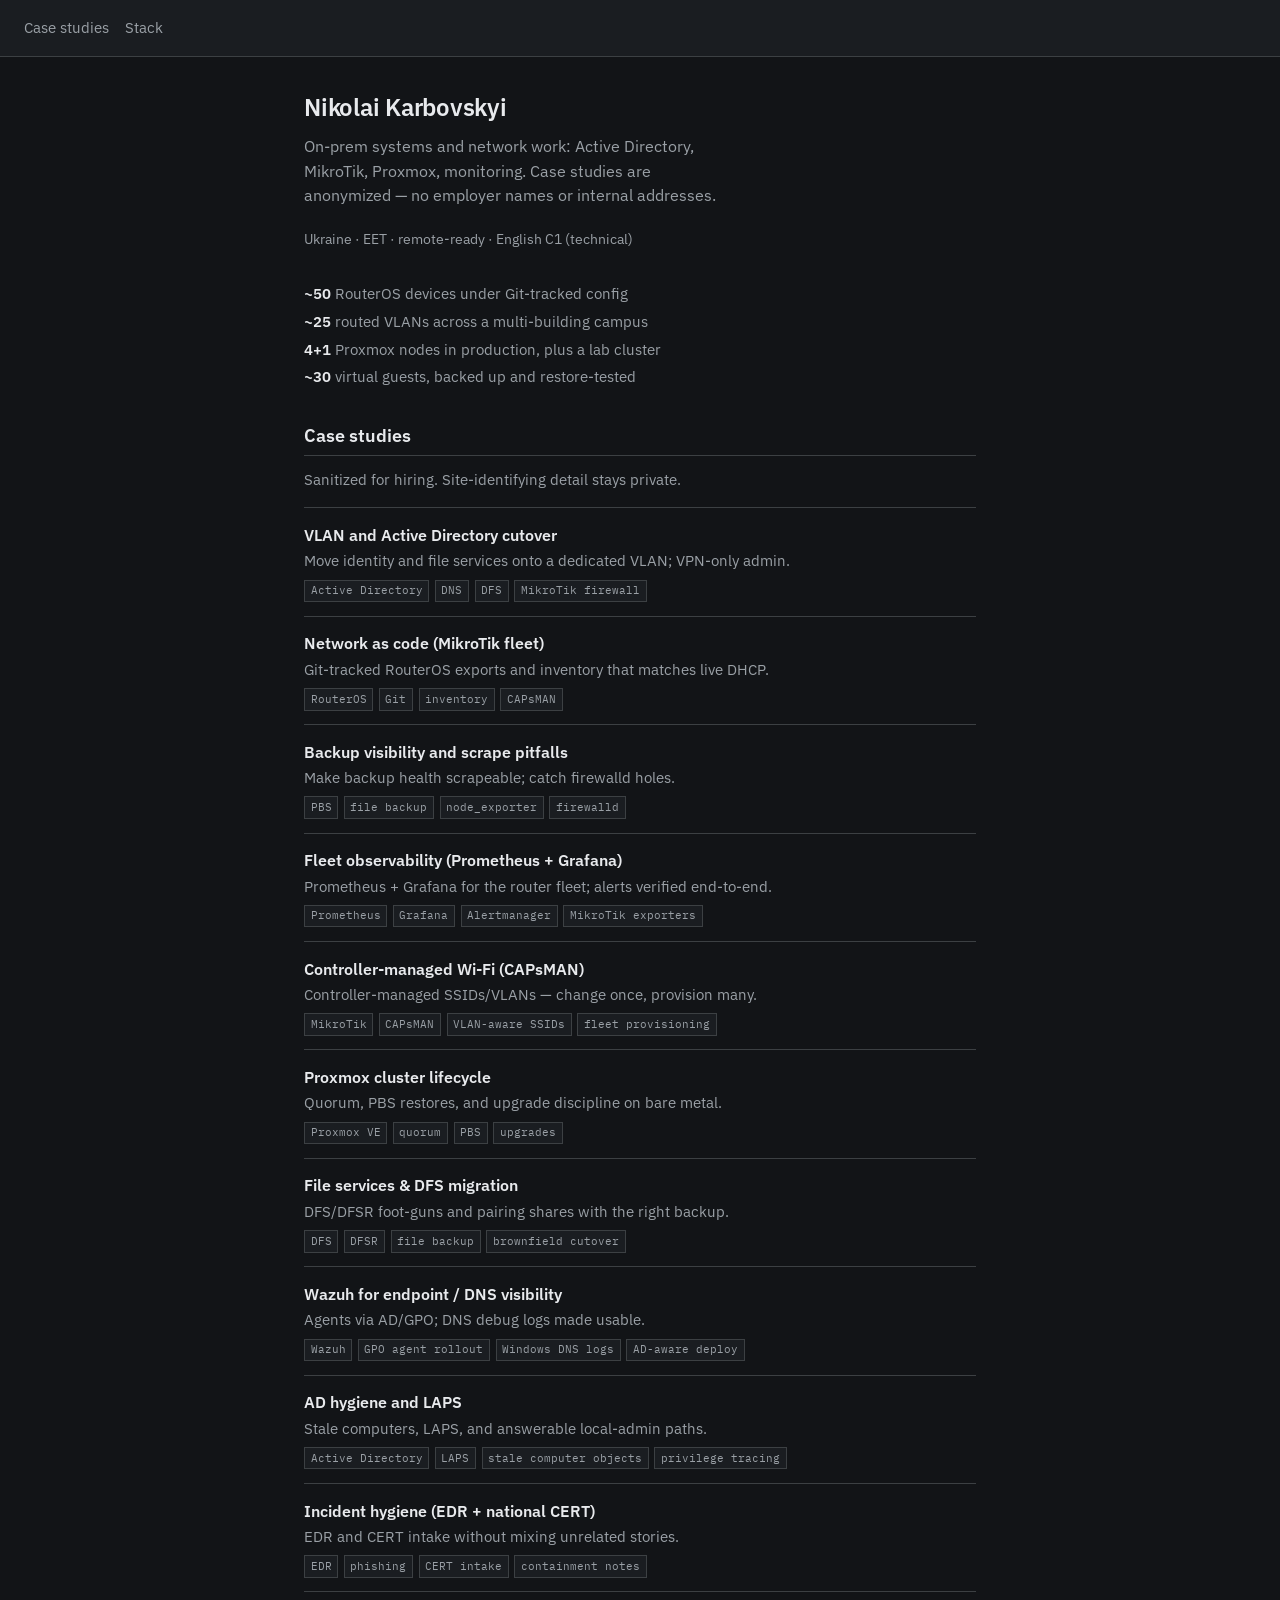
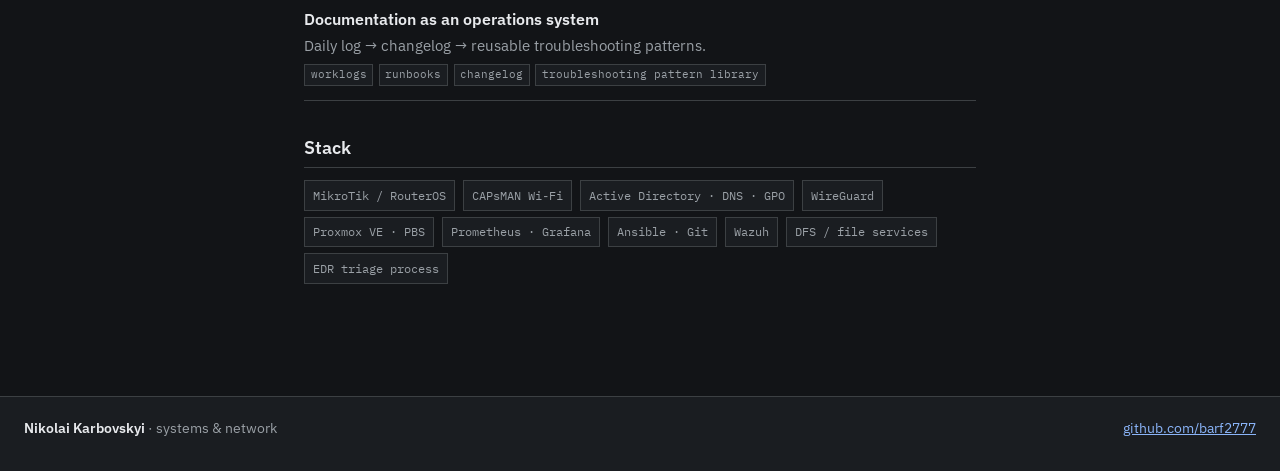
<file: index.html>
<!DOCTYPE html>
<html lang="en">
<head>
  <meta charset="utf-8" />
  <meta name="viewport" content="width=device-width, initial-scale=1" />
  <title>Nikolai Karbovskyi — Systems &amp; network engineering</title>
  <meta name="description" content="Anonymized case studies from on-prem campus infrastructure: Active Directory, MikroTik, Proxmox, observability." />
  <link rel="preconnect" href="https://fonts.googleapis.com" />
  <link rel="preconnect" href="https://fonts.gstatic.com" crossorigin />
  <link href="https://fonts.googleapis.com/css2?family=IBM+Plex+Mono:wght@400;500&family=IBM+Plex+Sans:wght@400;500;600&display=swap" rel="stylesheet" />
  <link rel="stylesheet" href="assets/styles.css" />
</head>
<body>
  <a class="skip" href="#main">Skip to content</a>
  <nav class="site-nav" aria-label="Primary">
    <ul class="nav-links">
      <li><a href="#work">Case studies</a></li>
      <li><a href="#stack">Stack</a></li>
    </ul>
  </nav>

  <main class="page" id="main">
    <header class="page-header">
      <h1>Nikolai Karbovskyi</h1>
      <p>On-prem systems and network work: Active Directory, MikroTik, Proxmox, monitoring. Case studies are anonymized — no employer names or internal addresses.</p>
      <p class="meta-line">Ukraine · EET · remote-ready · English C1 (technical)</p>
    </header>

    <section class="section" aria-label="Scale">
      <ul class="figures">
        <li><strong>~50</strong> RouterOS devices under Git-tracked config</li>
        <li><strong>~25</strong> routed VLANs across a multi-building campus</li>
        <li><strong>4+1</strong> Proxmox nodes in production, plus a lab cluster</li>
        <li><strong>~30</strong> virtual guests, backed up and restore-tested</li>
      </ul>
    </section>

    <section class="section" id="work">
      <h2>Case studies</h2>
      <p>Sanitized for hiring. Site-identifying detail stays private.</p>
      <ul class="work-list">
<li>
          <a href="work/vlan-ad-cutover.html">
            <div class="work-title">VLAN and Active Directory cutover</div>
            <p class="work-blurb">Move identity and file services onto a dedicated VLAN; VPN-only admin.</p>
            <div class="work-tags"><span class="tag">Active Directory</span><span class="tag">DNS</span><span class="tag">DFS</span><span class="tag">MikroTik firewall</span></div>
          </a>
        </li>
<li>
          <a href="work/network-as-code.html">
            <div class="work-title">Network as code (MikroTik fleet)</div>
            <p class="work-blurb">Git-tracked RouterOS exports and inventory that matches live DHCP.</p>
            <div class="work-tags"><span class="tag">RouterOS</span><span class="tag">Git</span><span class="tag">inventory</span><span class="tag">CAPsMAN</span></div>
          </a>
        </li>
<li>
          <a href="work/backup-visibility.html">
            <div class="work-title">Backup visibility and scrape pitfalls</div>
            <p class="work-blurb">Make backup health scrapeable; catch firewalld holes.</p>
            <div class="work-tags"><span class="tag">PBS</span><span class="tag">file backup</span><span class="tag">node_exporter</span><span class="tag">firewalld</span></div>
          </a>
        </li>
<li>
          <a href="work/fleet-observability.html">
            <div class="work-title">Fleet observability (Prometheus + Grafana)</div>
            <p class="work-blurb">Prometheus + Grafana for the router fleet; alerts verified end-to-end.</p>
            <div class="work-tags"><span class="tag">Prometheus</span><span class="tag">Grafana</span><span class="tag">Alertmanager</span><span class="tag">MikroTik exporters</span></div>
          </a>
        </li>
<li>
          <a href="work/capsman-wifi-fleet.html">
            <div class="work-title">Controller-managed Wi‑Fi (CAPsMAN)</div>
            <p class="work-blurb">Controller-managed SSIDs/VLANs — change once, provision many.</p>
            <div class="work-tags"><span class="tag">MikroTik</span><span class="tag">CAPsMAN</span><span class="tag">VLAN-aware SSIDs</span><span class="tag">fleet provisioning</span></div>
          </a>
        </li>
<li>
          <a href="work/proxmox-cluster-lifecycle.html">
            <div class="work-title">Proxmox cluster lifecycle</div>
            <p class="work-blurb">Quorum, PBS restores, and upgrade discipline on bare metal.</p>
            <div class="work-tags"><span class="tag">Proxmox VE</span><span class="tag">quorum</span><span class="tag">PBS</span><span class="tag">upgrades</span></div>
          </a>
        </li>
<li>
          <a href="work/file-services-migration.html">
            <div class="work-title">File services &amp; DFS migration</div>
            <p class="work-blurb">DFS/DFSR foot-guns and pairing shares with the right backup.</p>
            <div class="work-tags"><span class="tag">DFS</span><span class="tag">DFSR</span><span class="tag">file backup</span><span class="tag">brownfield cutover</span></div>
          </a>
        </li>
<li>
          <a href="work/wazuh-endpoint-visibility.html">
            <div class="work-title">Wazuh for endpoint / DNS visibility</div>
            <p class="work-blurb">Agents via AD/GPO; DNS debug logs made usable.</p>
            <div class="work-tags"><span class="tag">Wazuh</span><span class="tag">GPO agent rollout</span><span class="tag">Windows DNS logs</span><span class="tag">AD-aware deploy</span></div>
          </a>
        </li>
<li>
          <a href="work/ad-hygiene-laps.html">
            <div class="work-title">AD hygiene and LAPS</div>
            <p class="work-blurb">Stale computers, LAPS, and answerable local-admin paths.</p>
            <div class="work-tags"><span class="tag">Active Directory</span><span class="tag">LAPS</span><span class="tag">stale computer objects</span><span class="tag">privilege tracing</span></div>
          </a>
        </li>
<li>
          <a href="work/incident-hygiene.html">
            <div class="work-title">Incident hygiene (EDR + national CERT)</div>
            <p class="work-blurb">EDR and CERT intake without mixing unrelated stories.</p>
            <div class="work-tags"><span class="tag">EDR</span><span class="tag">phishing</span><span class="tag">CERT intake</span><span class="tag">containment notes</span></div>
          </a>
        </li>
<li>
          <a href="work/docs-as-ops.html">
            <div class="work-title">Documentation as an operations system</div>
            <p class="work-blurb">Daily log → changelog → reusable troubleshooting patterns.</p>
            <div class="work-tags"><span class="tag">worklogs</span><span class="tag">runbooks</span><span class="tag">changelog</span><span class="tag">troubleshooting pattern library</span></div>
          </a>
        </li>
      </ul>
    </section>

    <section class="section" id="stack">
      <h2>Stack</h2>
      <ul class="stack">
        <li>MikroTik / RouterOS</li>
        <li>CAPsMAN Wi‑Fi</li>
        <li>Active Directory · DNS · GPO</li>
        <li>WireGuard</li>
        <li>Proxmox VE · PBS</li>
        <li>Prometheus · Grafana</li>
        <li>Ansible · Git</li>
        <li>Wazuh</li>
        <li>DFS / file services</li>
        <li>EDR triage process</li>
      </ul>
    </section>
  </main>

  <footer class="site-footer">
    <div><strong>Nikolai Karbovskyi</strong> · systems &amp; network</div>
    <div><a href="https://github.com/barf2777">github.com/barf2777</a></div>
  </footer>
</body>
</html>
</file>
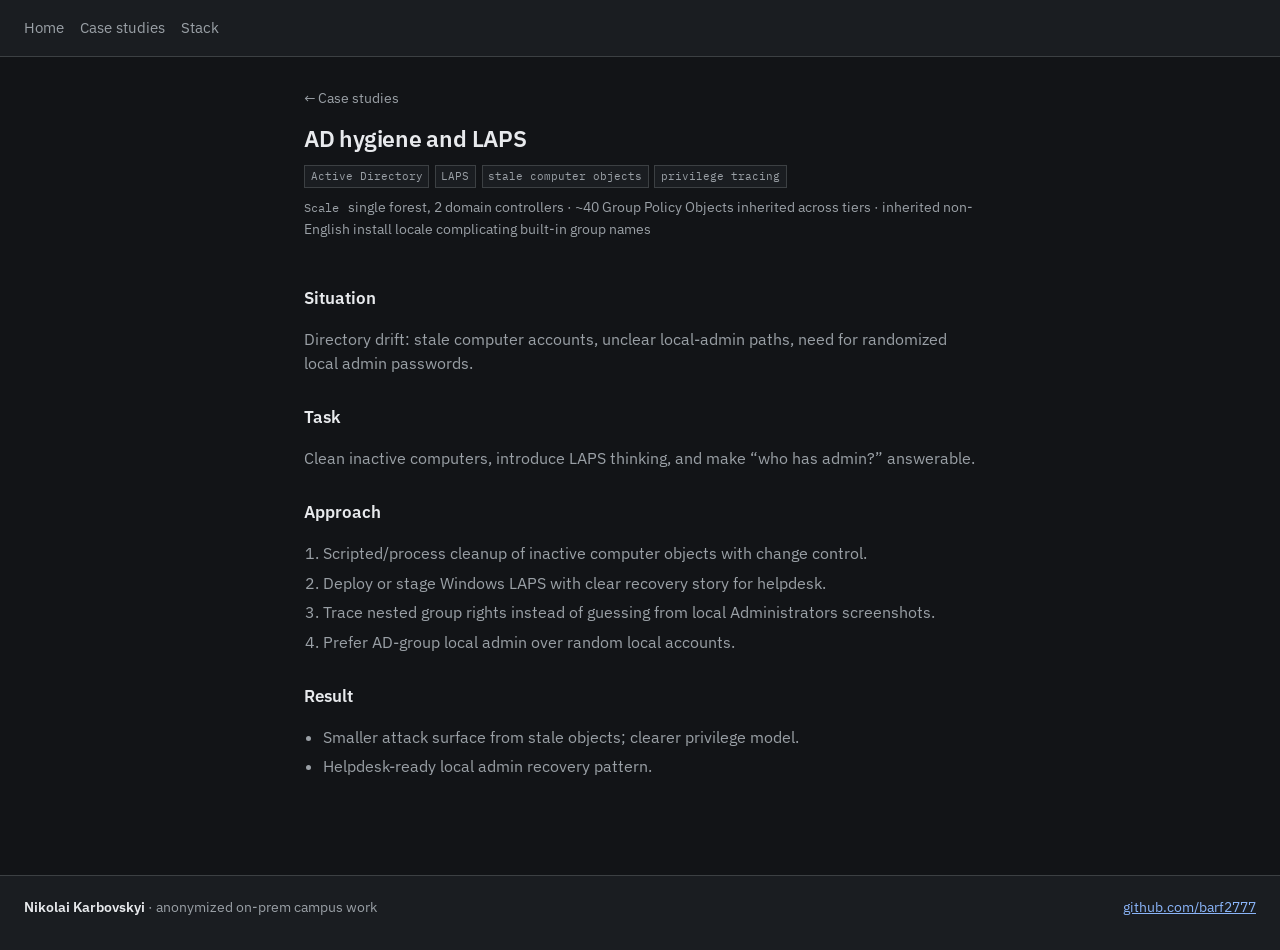
<file: work/ad-hygiene-laps.html>
<!DOCTYPE html>
<html lang="en">
<head>
  <meta charset="utf-8" />
  <meta name="viewport" content="width=device-width, initial-scale=1" />
  <title>AD hygiene and LAPS — Nikolai Karbovskyi</title>
  <meta name="description" content="Stale computers, LAPS, and answerable local-admin paths." />
  <link rel="preconnect" href="https://fonts.googleapis.com" />
  <link rel="preconnect" href="https://fonts.gstatic.com" crossorigin />
  <link href="https://fonts.googleapis.com/css2?family=IBM+Plex+Mono:wght@400;500&family=IBM+Plex+Sans:wght@400;500;600&display=swap" rel="stylesheet" />
  <link rel="stylesheet" href="../assets/styles.css" />
</head>
<body>
  <a class="skip" href="#main">Skip to content</a>
  <nav class="site-nav" aria-label="Primary">
    <ul class="nav-links">
      <li><a href="../index.html">Home</a></li>
      <li><a href="../index.html#work">Case studies</a></li>
      <li><a href="../index.html#stack">Stack</a></li>
    </ul>
  </nav>
  <header class="case-hero" id="main">
    <a class="back" href="../index.html#work">← Case studies</a>
    <h1>AD hygiene and LAPS</h1>
    <div class="case-meta"><span class="tag">Active Directory</span><span class="tag">LAPS</span><span class="tag">stale computer objects</span><span class="tag">privilege tracing</span></div>
    <p class="case-scale"><span>Scale</span> single forest, 2 domain controllers · ~40 Group Policy Objects inherited across tiers · inherited non-English install locale complicating built-in group names</p>
  </header>
  <article class="case-body">
<h2>Situation</h2>
<p>Directory drift: stale computer accounts, unclear local-admin paths, need for randomized local admin passwords.</p>
<h2>Task</h2>
<p>Clean inactive computers, introduce LAPS thinking, and make “who has admin?” answerable.</p>
<h2>Approach</h2>
<ol>
<li>Scripted/process cleanup of inactive computer objects with change control.</li>
<li>Deploy or stage Windows LAPS with clear recovery story for helpdesk.</li>
<li>Trace nested group rights instead of guessing from local Administrators screenshots.</li>
<li>Prefer AD-group local admin over random local accounts.</li>
</ol>
<h2>Result</h2>
<ul>
<li>Smaller attack surface from stale objects; clearer privilege model.</li>
<li>Helpdesk-ready local admin recovery pattern.</li>
</ul>
  </article>
  <footer class="site-footer">
    <div><strong>Nikolai Karbovskyi</strong> · anonymized on-prem campus work</div>
    <div><a href="https://github.com/barf2777">github.com/barf2777</a></div>
  </footer>
</body>
</html>
</file>
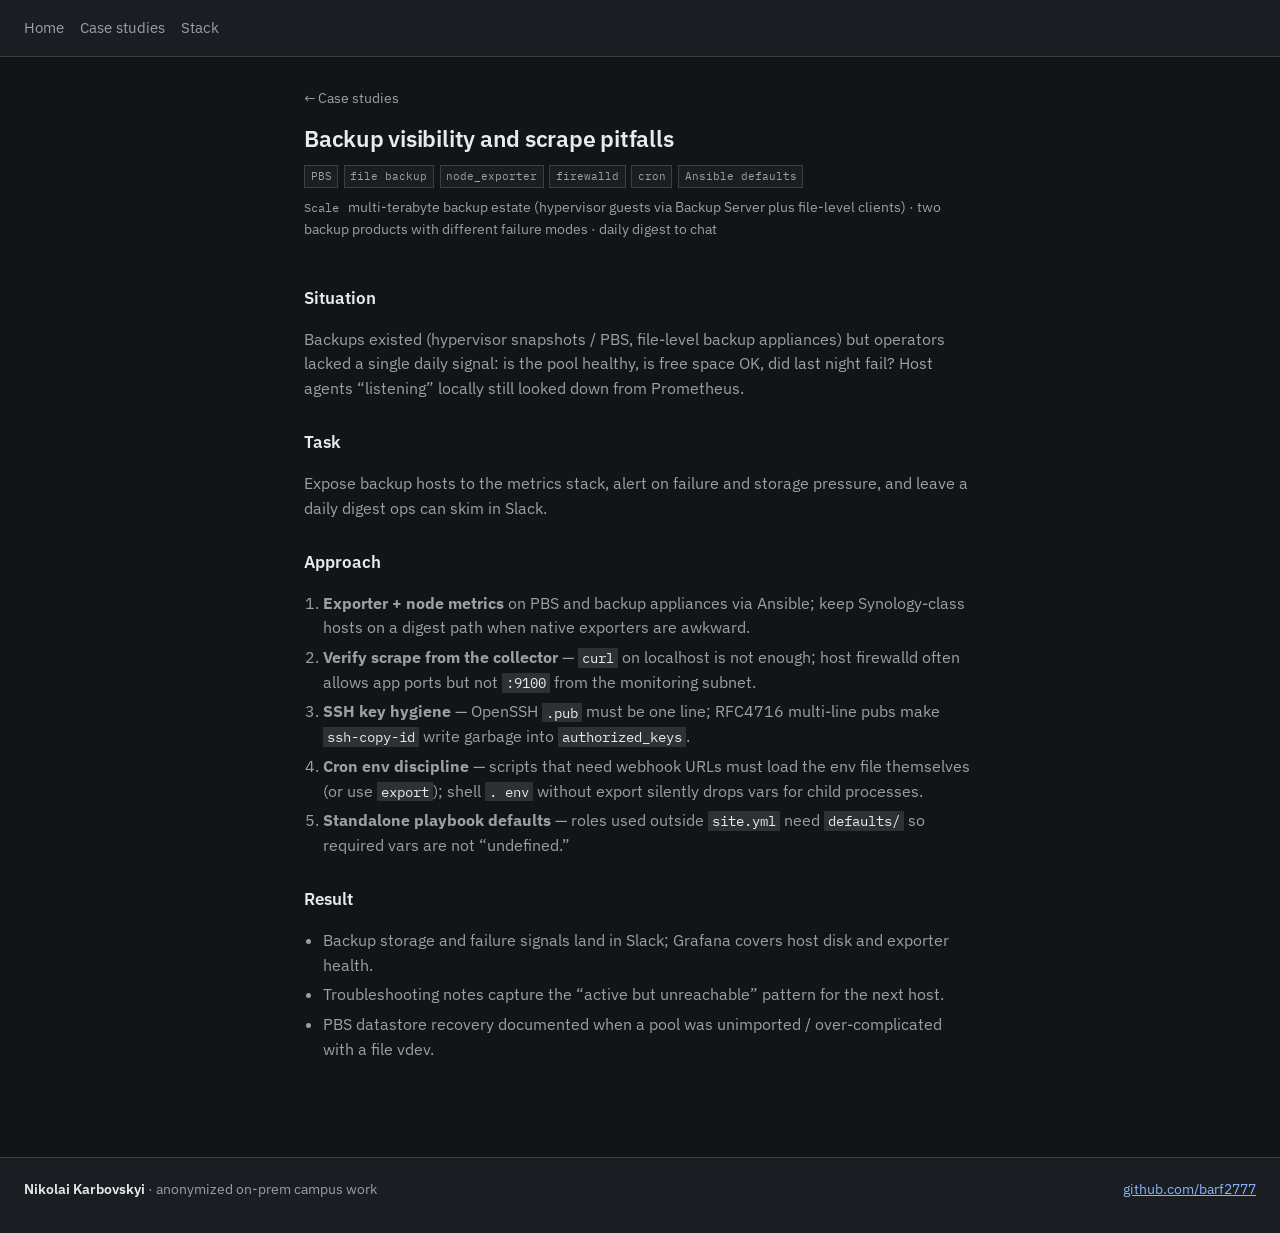
<file: work/backup-visibility.html>
<!DOCTYPE html>
<html lang="en">
<head>
  <meta charset="utf-8" />
  <meta name="viewport" content="width=device-width, initial-scale=1" />
  <title>Backup visibility and scrape pitfalls — Nikolai Karbovskyi</title>
  <meta name="description" content="Make backup health scrapeable; catch firewalld holes." />
  <link rel="preconnect" href="https://fonts.googleapis.com" />
  <link rel="preconnect" href="https://fonts.gstatic.com" crossorigin />
  <link href="https://fonts.googleapis.com/css2?family=IBM+Plex+Mono:wght@400;500&family=IBM+Plex+Sans:wght@400;500;600&display=swap" rel="stylesheet" />
  <link rel="stylesheet" href="../assets/styles.css" />
</head>
<body>
  <a class="skip" href="#main">Skip to content</a>
  <nav class="site-nav" aria-label="Primary">
    <ul class="nav-links">
      <li><a href="../index.html">Home</a></li>
      <li><a href="../index.html#work">Case studies</a></li>
      <li><a href="../index.html#stack">Stack</a></li>
    </ul>
  </nav>
  <header class="case-hero" id="main">
    <a class="back" href="../index.html#work">← Case studies</a>
    <h1>Backup visibility and scrape pitfalls</h1>
    <div class="case-meta"><span class="tag">PBS</span><span class="tag">file backup</span><span class="tag">node_exporter</span><span class="tag">firewalld</span><span class="tag">cron</span><span class="tag">Ansible defaults</span></div>
    <p class="case-scale"><span>Scale</span> multi-terabyte backup estate (hypervisor guests via Backup Server plus file-level clients) · two backup products with different failure modes · daily digest to chat</p>
  </header>
  <article class="case-body">
<h2>Situation</h2>
<p>Backups existed (hypervisor snapshots / PBS, file-level backup appliances) but operators lacked a single daily signal: is the pool healthy, is free space OK, did last night fail? Host agents “listening” locally still looked down from Prometheus.</p>
<h2>Task</h2>
<p>Expose backup hosts to the metrics stack, alert on failure and storage pressure, and leave a daily digest ops can skim in Slack.</p>
<h2>Approach</h2>
<ol>
<li><strong>Exporter + node metrics</strong> on PBS and backup appliances via Ansible; keep Synology-class hosts on a digest path when native exporters are awkward.</li>
<li><strong>Verify scrape from the collector</strong> — <code>curl</code> on localhost is not enough; host firewalld often allows app ports but not <code>:9100</code> from the monitoring subnet.</li>
<li><strong>SSH key hygiene</strong> — OpenSSH <code>.pub</code> must be one line; RFC4716 multi-line pubs make <code>ssh-copy-id</code> write garbage into <code>authorized_keys</code>.</li>
<li><strong>Cron env discipline</strong> — scripts that need webhook URLs must load the env file themselves (or use <code>export</code>); shell <code>. env</code> without export silently drops vars for child processes.</li>
<li><strong>Standalone playbook defaults</strong> — roles used outside <code>site.yml</code> need <code>defaults/</code> so required vars are not “undefined.”</li>
</ol>
<h2>Result</h2>
<ul>
<li>Backup storage and failure signals land in Slack; Grafana covers host disk and exporter health.</li>
<li>Troubleshooting notes capture the “active but unreachable” pattern for the next host.</li>
<li>PBS datastore recovery documented when a pool was unimported / over-complicated with a file vdev.</li>
</ul>
  </article>
  <footer class="site-footer">
    <div><strong>Nikolai Karbovskyi</strong> · anonymized on-prem campus work</div>
    <div><a href="https://github.com/barf2777">github.com/barf2777</a></div>
  </footer>
</body>
</html>
</file>
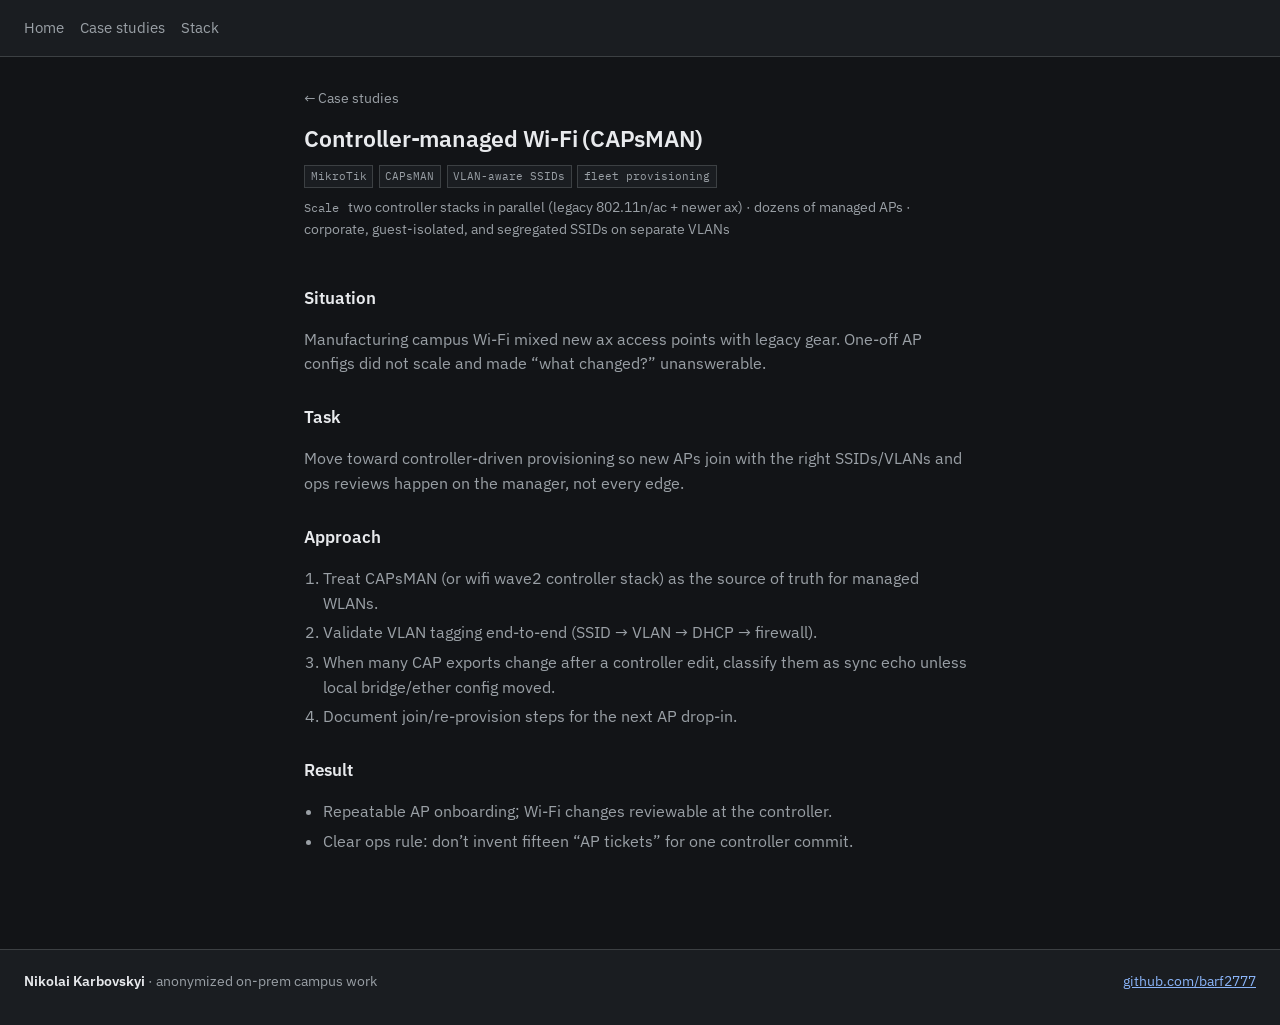
<file: work/capsman-wifi-fleet.html>
<!DOCTYPE html>
<html lang="en">
<head>
  <meta charset="utf-8" />
  <meta name="viewport" content="width=device-width, initial-scale=1" />
  <title>Controller-managed Wi‑Fi (CAPsMAN) — Nikolai Karbovskyi</title>
  <meta name="description" content="Controller-managed SSIDs/VLANs — change once, provision many." />
  <link rel="preconnect" href="https://fonts.googleapis.com" />
  <link rel="preconnect" href="https://fonts.gstatic.com" crossorigin />
  <link href="https://fonts.googleapis.com/css2?family=IBM+Plex+Mono:wght@400;500&family=IBM+Plex+Sans:wght@400;500;600&display=swap" rel="stylesheet" />
  <link rel="stylesheet" href="../assets/styles.css" />
</head>
<body>
  <a class="skip" href="#main">Skip to content</a>
  <nav class="site-nav" aria-label="Primary">
    <ul class="nav-links">
      <li><a href="../index.html">Home</a></li>
      <li><a href="../index.html#work">Case studies</a></li>
      <li><a href="../index.html#stack">Stack</a></li>
    </ul>
  </nav>
  <header class="case-hero" id="main">
    <a class="back" href="../index.html#work">← Case studies</a>
    <h1>Controller-managed Wi‑Fi (CAPsMAN)</h1>
    <div class="case-meta"><span class="tag">MikroTik</span><span class="tag">CAPsMAN</span><span class="tag">VLAN-aware SSIDs</span><span class="tag">fleet provisioning</span></div>
    <p class="case-scale"><span>Scale</span> two controller stacks in parallel (legacy 802.11n/ac + newer ax) · dozens of managed APs · corporate, guest-isolated, and segregated SSIDs on separate VLANs</p>
  </header>
  <article class="case-body">
<h2>Situation</h2>
<p>Manufacturing campus Wi‑Fi mixed new ax access points with legacy gear. One-off AP configs did not scale and made “what changed?” unanswerable.</p>
<h2>Task</h2>
<p>Move toward controller-driven provisioning so new APs join with the right SSIDs/VLANs and ops reviews happen on the manager, not every edge.</p>
<h2>Approach</h2>
<ol>
<li>Treat CAPsMAN (or wifi wave2 controller stack) as the source of truth for managed WLANs.</li>
<li>Validate VLAN tagging end-to-end (SSID → VLAN → DHCP → firewall).</li>
<li>When many CAP exports change after a controller edit, classify them as sync echo unless local bridge/ether config moved.</li>
<li>Document join/re-provision steps for the next AP drop-in.</li>
</ol>
<h2>Result</h2>
<ul>
<li>Repeatable AP onboarding; Wi‑Fi changes reviewable at the controller.</li>
<li>Clear ops rule: don’t invent fifteen “AP tickets” for one controller commit.</li>
</ul>
  </article>
  <footer class="site-footer">
    <div><strong>Nikolai Karbovskyi</strong> · anonymized on-prem campus work</div>
    <div><a href="https://github.com/barf2777">github.com/barf2777</a></div>
  </footer>
</body>
</html>
</file>
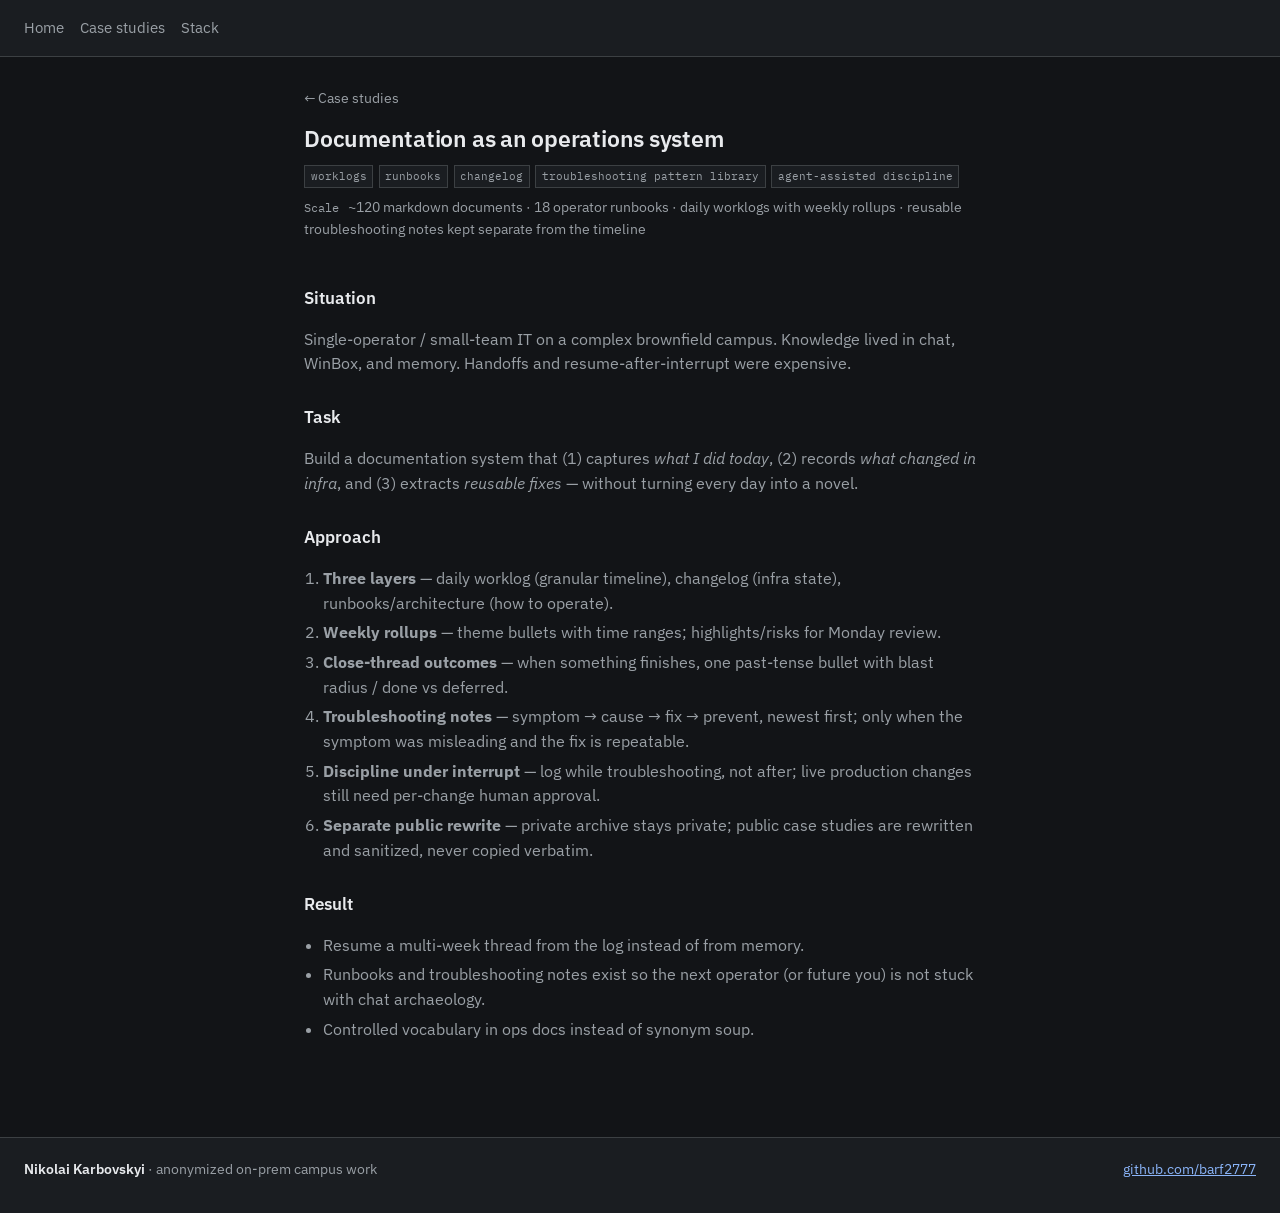
<file: work/docs-as-ops.html>
<!DOCTYPE html>
<html lang="en">
<head>
  <meta charset="utf-8" />
  <meta name="viewport" content="width=device-width, initial-scale=1" />
  <title>Documentation as an operations system — Nikolai Karbovskyi</title>
  <meta name="description" content="Daily log → changelog → reusable troubleshooting patterns." />
  <link rel="preconnect" href="https://fonts.googleapis.com" />
  <link rel="preconnect" href="https://fonts.gstatic.com" crossorigin />
  <link href="https://fonts.googleapis.com/css2?family=IBM+Plex+Mono:wght@400;500&family=IBM+Plex+Sans:wght@400;500;600&display=swap" rel="stylesheet" />
  <link rel="stylesheet" href="../assets/styles.css" />
</head>
<body>
  <a class="skip" href="#main">Skip to content</a>
  <nav class="site-nav" aria-label="Primary">
    <ul class="nav-links">
      <li><a href="../index.html">Home</a></li>
      <li><a href="../index.html#work">Case studies</a></li>
      <li><a href="../index.html#stack">Stack</a></li>
    </ul>
  </nav>
  <header class="case-hero" id="main">
    <a class="back" href="../index.html#work">← Case studies</a>
    <h1>Documentation as an operations system</h1>
    <div class="case-meta"><span class="tag">worklogs</span><span class="tag">runbooks</span><span class="tag">changelog</span><span class="tag">troubleshooting pattern library</span><span class="tag">agent-assisted discipline</span></div>
    <p class="case-scale"><span>Scale</span> ~120 markdown documents · 18 operator runbooks · daily worklogs with weekly rollups · reusable troubleshooting notes kept separate from the timeline</p>
  </header>
  <article class="case-body">
<h2>Situation</h2>
<p>Single-operator / small-team IT on a complex brownfield campus. Knowledge lived in chat, WinBox, and memory. Handoffs and resume-after-interrupt were expensive.</p>
<h2>Task</h2>
<p>Build a documentation system that (1) captures <em>what I did today</em>, (2) records <em>what changed in infra</em>, and (3) extracts <em>reusable fixes</em> — without turning every day into a novel.</p>
<h2>Approach</h2>
<ol>
<li><strong>Three layers</strong> — daily worklog (granular timeline), changelog (infra state), runbooks/architecture (how to operate).</li>
<li><strong>Weekly rollups</strong> — theme bullets with time ranges; highlights/risks for Monday review.</li>
<li><strong>Close-thread outcomes</strong> — when something finishes, one past-tense bullet with blast radius / done vs deferred.</li>
<li><strong>Troubleshooting notes</strong> — symptom → cause → fix → prevent, newest first; only when the symptom was misleading and the fix is repeatable.</li>
<li><strong>Discipline under interrupt</strong> — log while troubleshooting, not after; live production changes still need per-change human approval.</li>
<li><strong>Separate public rewrite</strong> — private archive stays private; public case studies are rewritten and sanitized, never copied verbatim.</li>
</ol>
<h2>Result</h2>
<ul>
<li>Resume a multi-week thread from the log instead of from memory.</li>
<li>Runbooks and troubleshooting notes exist so the next operator (or future you) is not stuck with chat archaeology.</li>
<li>Controlled vocabulary in ops docs instead of synonym soup.</li>
</ul>
  </article>
  <footer class="site-footer">
    <div><strong>Nikolai Karbovskyi</strong> · anonymized on-prem campus work</div>
    <div><a href="https://github.com/barf2777">github.com/barf2777</a></div>
  </footer>
</body>
</html>
</file>
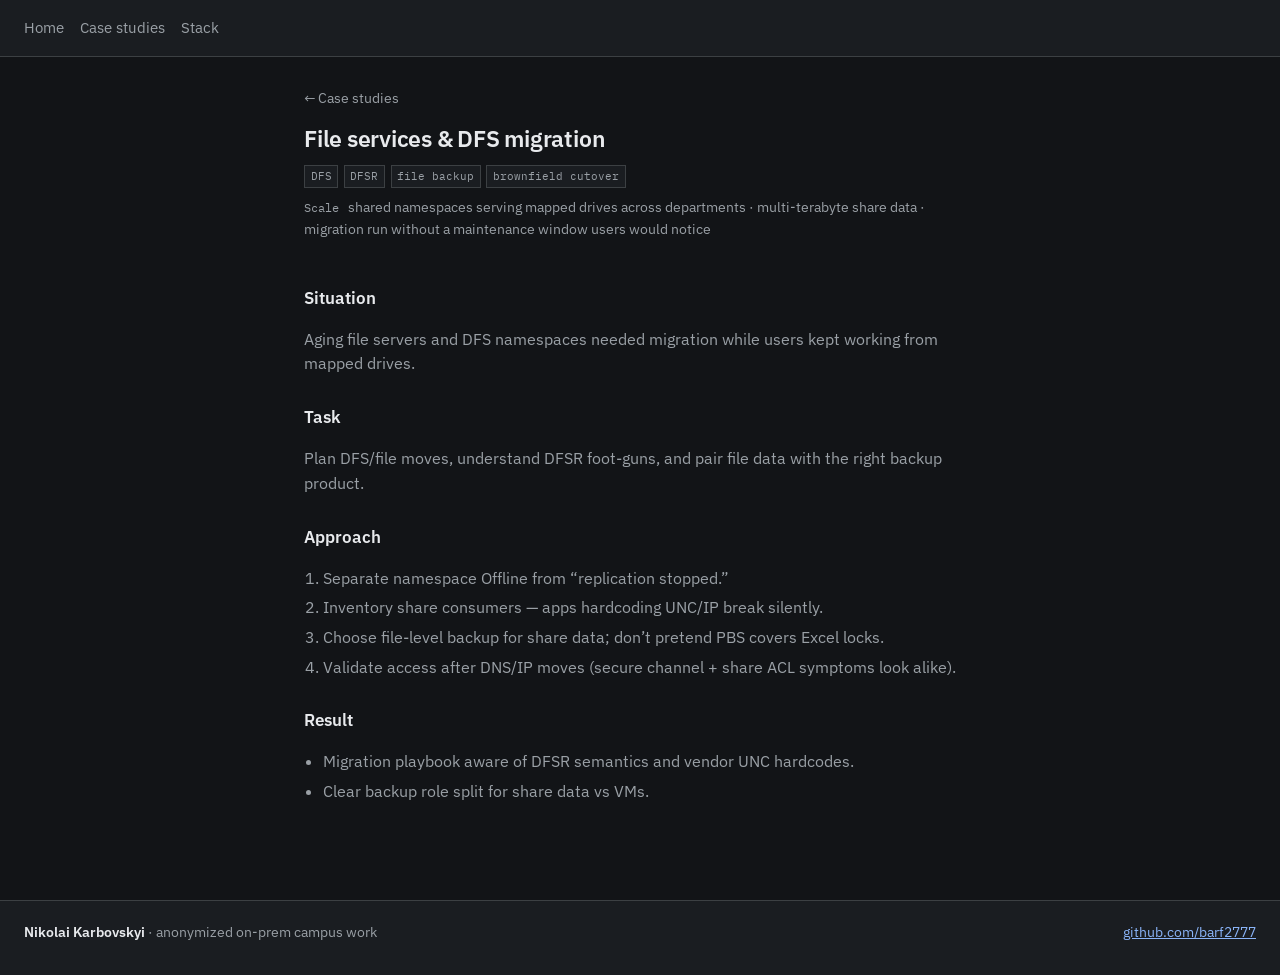
<file: work/file-services-migration.html>
<!DOCTYPE html>
<html lang="en">
<head>
  <meta charset="utf-8" />
  <meta name="viewport" content="width=device-width, initial-scale=1" />
  <title>File services &amp; DFS migration — Nikolai Karbovskyi</title>
  <meta name="description" content="DFS/DFSR foot-guns and pairing shares with the right backup." />
  <link rel="preconnect" href="https://fonts.googleapis.com" />
  <link rel="preconnect" href="https://fonts.gstatic.com" crossorigin />
  <link href="https://fonts.googleapis.com/css2?family=IBM+Plex+Mono:wght@400;500&family=IBM+Plex+Sans:wght@400;500;600&display=swap" rel="stylesheet" />
  <link rel="stylesheet" href="../assets/styles.css" />
</head>
<body>
  <a class="skip" href="#main">Skip to content</a>
  <nav class="site-nav" aria-label="Primary">
    <ul class="nav-links">
      <li><a href="../index.html">Home</a></li>
      <li><a href="../index.html#work">Case studies</a></li>
      <li><a href="../index.html#stack">Stack</a></li>
    </ul>
  </nav>
  <header class="case-hero" id="main">
    <a class="back" href="../index.html#work">← Case studies</a>
    <h1>File services &amp; DFS migration</h1>
    <div class="case-meta"><span class="tag">DFS</span><span class="tag">DFSR</span><span class="tag">file backup</span><span class="tag">brownfield cutover</span></div>
    <p class="case-scale"><span>Scale</span> shared namespaces serving mapped drives across departments · multi-terabyte share data · migration run without a maintenance window users would notice</p>
  </header>
  <article class="case-body">
<h2>Situation</h2>
<p>Aging file servers and DFS namespaces needed migration while users kept working from mapped drives.</p>
<h2>Task</h2>
<p>Plan DFS/file moves, understand DFSR foot-guns, and pair file data with the right backup product.</p>
<h2>Approach</h2>
<ol>
<li>Separate namespace Offline from “replication stopped.”</li>
<li>Inventory share consumers — apps hardcoding UNC/IP break silently.</li>
<li>Choose file-level backup for share data; don’t pretend PBS covers Excel locks.</li>
<li>Validate access after DNS/IP moves (secure channel + share ACL symptoms look alike).</li>
</ol>
<h2>Result</h2>
<ul>
<li>Migration playbook aware of DFSR semantics and vendor UNC hardcodes.</li>
<li>Clear backup role split for share data vs VMs.</li>
</ul>
  </article>
  <footer class="site-footer">
    <div><strong>Nikolai Karbovskyi</strong> · anonymized on-prem campus work</div>
    <div><a href="https://github.com/barf2777">github.com/barf2777</a></div>
  </footer>
</body>
</html>
</file>
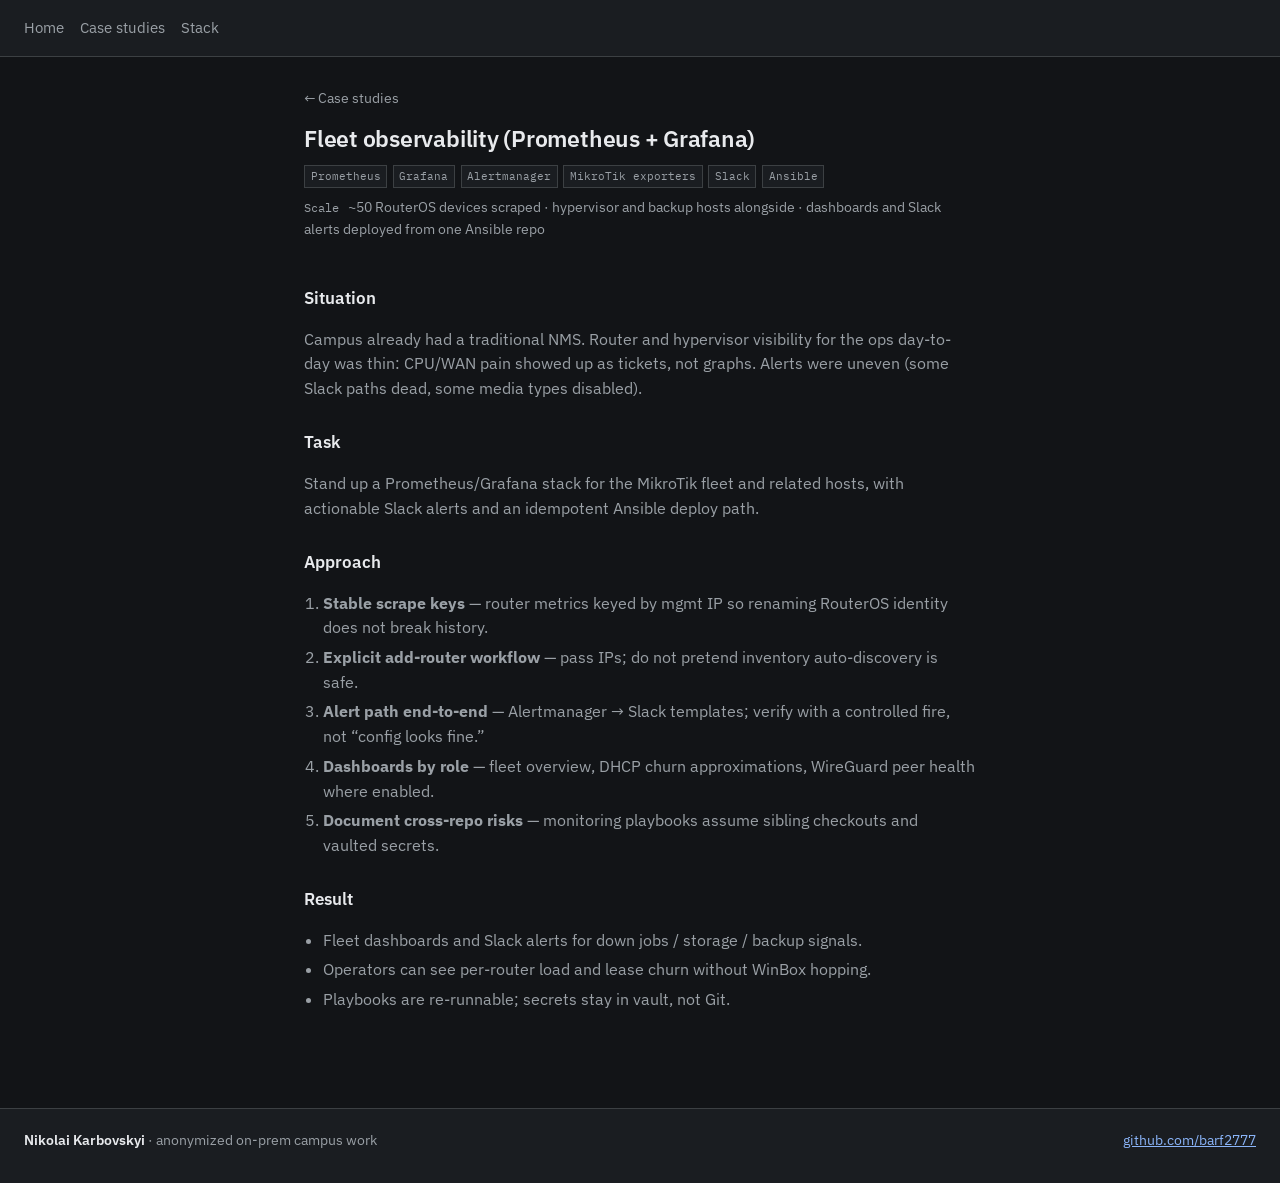
<file: work/fleet-observability.html>
<!DOCTYPE html>
<html lang="en">
<head>
  <meta charset="utf-8" />
  <meta name="viewport" content="width=device-width, initial-scale=1" />
  <title>Fleet observability (Prometheus + Grafana) — Nikolai Karbovskyi</title>
  <meta name="description" content="Prometheus + Grafana for the router fleet; alerts verified end-to-end." />
  <link rel="preconnect" href="https://fonts.googleapis.com" />
  <link rel="preconnect" href="https://fonts.gstatic.com" crossorigin />
  <link href="https://fonts.googleapis.com/css2?family=IBM+Plex+Mono:wght@400;500&family=IBM+Plex+Sans:wght@400;500;600&display=swap" rel="stylesheet" />
  <link rel="stylesheet" href="../assets/styles.css" />
</head>
<body>
  <a class="skip" href="#main">Skip to content</a>
  <nav class="site-nav" aria-label="Primary">
    <ul class="nav-links">
      <li><a href="../index.html">Home</a></li>
      <li><a href="../index.html#work">Case studies</a></li>
      <li><a href="../index.html#stack">Stack</a></li>
    </ul>
  </nav>
  <header class="case-hero" id="main">
    <a class="back" href="../index.html#work">← Case studies</a>
    <h1>Fleet observability (Prometheus + Grafana)</h1>
    <div class="case-meta"><span class="tag">Prometheus</span><span class="tag">Grafana</span><span class="tag">Alertmanager</span><span class="tag">MikroTik exporters</span><span class="tag">Slack</span><span class="tag">Ansible</span></div>
    <p class="case-scale"><span>Scale</span> ~50 RouterOS devices scraped · hypervisor and backup hosts alongside · dashboards and Slack alerts deployed from one Ansible repo</p>
  </header>
  <article class="case-body">
<h2>Situation</h2>
<p>Campus already had a traditional NMS. Router and hypervisor visibility for the ops day-to-day was thin: CPU/WAN pain showed up as tickets, not graphs. Alerts were uneven (some Slack paths dead, some media types disabled).</p>
<h2>Task</h2>
<p>Stand up a Prometheus/Grafana stack for the MikroTik fleet and related hosts, with actionable Slack alerts and an idempotent Ansible deploy path.</p>
<h2>Approach</h2>
<ol>
<li><strong>Stable scrape keys</strong> — router metrics keyed by mgmt IP so renaming RouterOS identity does not break history.</li>
<li><strong>Explicit add-router workflow</strong> — pass IPs; do not pretend inventory auto-discovery is safe.</li>
<li><strong>Alert path end-to-end</strong> — Alertmanager → Slack templates; verify with a controlled fire, not “config looks fine.”</li>
<li><strong>Dashboards by role</strong> — fleet overview, DHCP churn approximations, WireGuard peer health where enabled.</li>
<li><strong>Document cross-repo risks</strong> — monitoring playbooks assume sibling checkouts and vaulted secrets.</li>
</ol>
<h2>Result</h2>
<ul>
<li>Fleet dashboards and Slack alerts for down jobs / storage / backup signals.</li>
<li>Operators can see per-router load and lease churn without WinBox hopping.</li>
<li>Playbooks are re-runnable; secrets stay in vault, not Git.</li>
</ul>
  </article>
  <footer class="site-footer">
    <div><strong>Nikolai Karbovskyi</strong> · anonymized on-prem campus work</div>
    <div><a href="https://github.com/barf2777">github.com/barf2777</a></div>
  </footer>
</body>
</html>
</file>
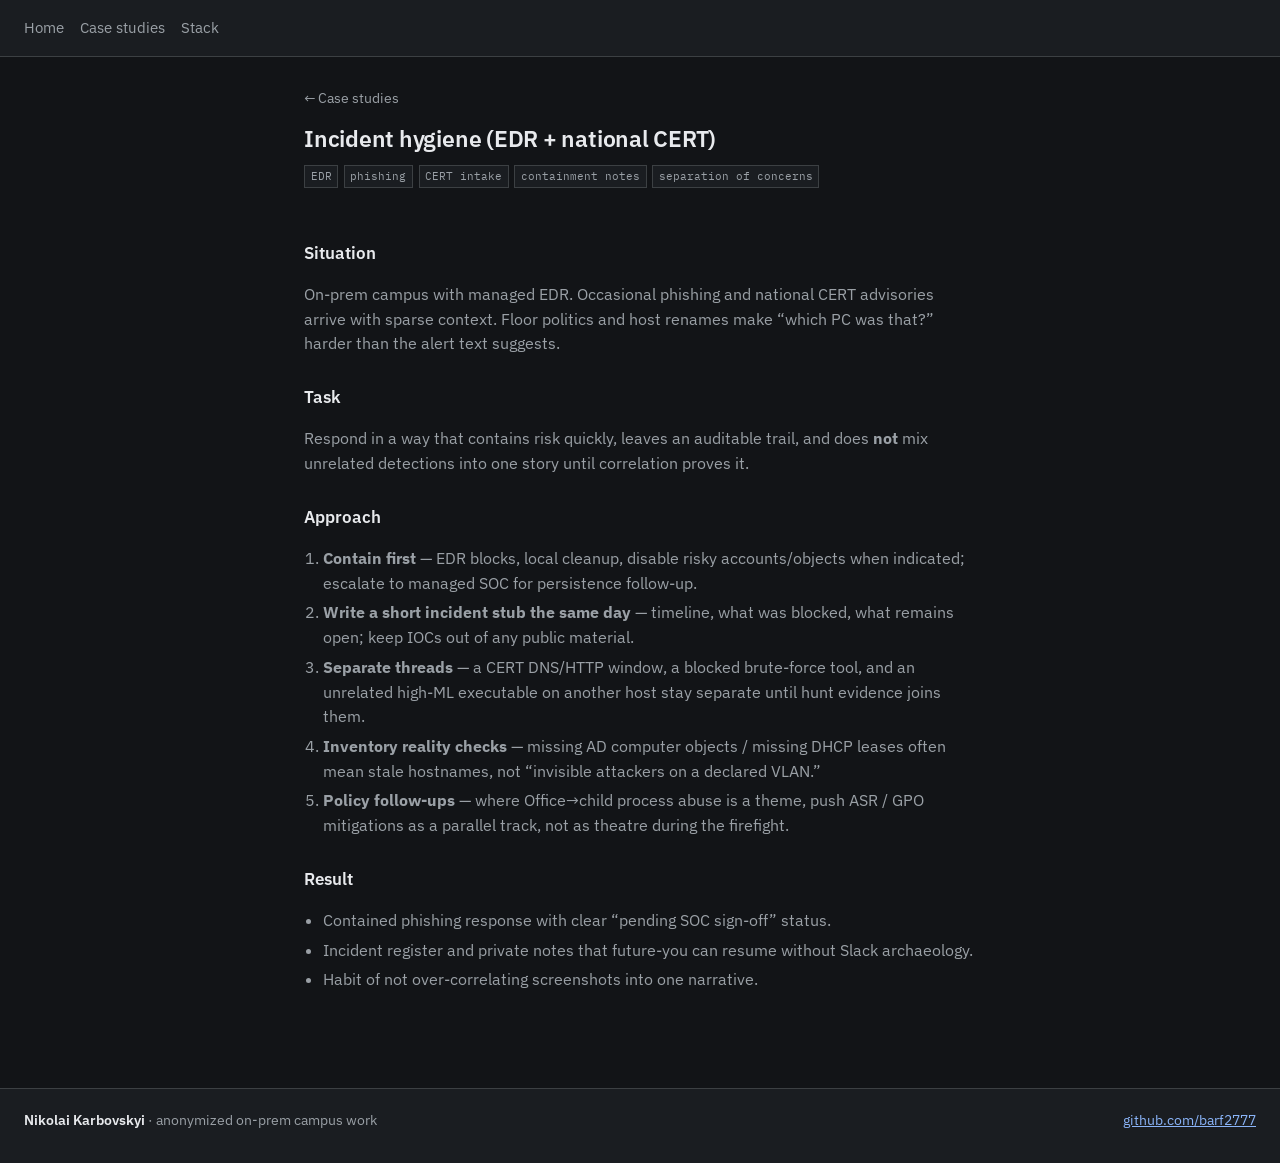
<file: work/incident-hygiene.html>
<!DOCTYPE html>
<html lang="en">
<head>
  <meta charset="utf-8" />
  <meta name="viewport" content="width=device-width, initial-scale=1" />
  <title>Incident hygiene (EDR + national CERT) — Nikolai Karbovskyi</title>
  <meta name="description" content="EDR and CERT intake without mixing unrelated stories." />
  <link rel="preconnect" href="https://fonts.googleapis.com" />
  <link rel="preconnect" href="https://fonts.gstatic.com" crossorigin />
  <link href="https://fonts.googleapis.com/css2?family=IBM+Plex+Mono:wght@400;500&family=IBM+Plex+Sans:wght@400;500;600&display=swap" rel="stylesheet" />
  <link rel="stylesheet" href="../assets/styles.css" />
</head>
<body>
  <a class="skip" href="#main">Skip to content</a>
  <nav class="site-nav" aria-label="Primary">
    <ul class="nav-links">
      <li><a href="../index.html">Home</a></li>
      <li><a href="../index.html#work">Case studies</a></li>
      <li><a href="../index.html#stack">Stack</a></li>
    </ul>
  </nav>
  <header class="case-hero" id="main">
    <a class="back" href="../index.html#work">← Case studies</a>
    <h1>Incident hygiene (EDR + national CERT)</h1>
    <div class="case-meta"><span class="tag">EDR</span><span class="tag">phishing</span><span class="tag">CERT intake</span><span class="tag">containment notes</span><span class="tag">separation of concerns</span></div>

  </header>
  <article class="case-body">
<h2>Situation</h2>
<p>On-prem campus with managed EDR. Occasional phishing and national CERT advisories arrive with sparse context. Floor politics and host renames make “which PC was that?” harder than the alert text suggests.</p>
<h2>Task</h2>
<p>Respond in a way that contains risk quickly, leaves an auditable trail, and does <strong>not</strong> mix unrelated detections into one story until correlation proves it.</p>
<h2>Approach</h2>
<ol>
<li><strong>Contain first</strong> — EDR blocks, local cleanup, disable risky accounts/objects when indicated; escalate to managed SOC for persistence follow-up.</li>
<li><strong>Write a short incident stub the same day</strong> — timeline, what was blocked, what remains open; keep IOCs out of any public material.</li>
<li><strong>Separate threads</strong> — a CERT DNS/HTTP window, a blocked brute-force tool, and an unrelated high-ML executable on another host stay separate until hunt evidence joins them.</li>
<li><strong>Inventory reality checks</strong> — missing AD computer objects / missing DHCP leases often mean stale hostnames, not “invisible attackers on a declared VLAN.”</li>
<li><strong>Policy follow-ups</strong> — where Office→child process abuse is a theme, push ASR / GPO mitigations as a parallel track, not as theatre during the firefight.</li>
</ol>
<h2>Result</h2>
<ul>
<li>Contained phishing response with clear “pending SOC sign-off” status.</li>
<li>Incident register and private notes that future-you can resume without Slack archaeology.</li>
<li>Habit of not over-correlating screenshots into one narrative.</li>
</ul>
  </article>
  <footer class="site-footer">
    <div><strong>Nikolai Karbovskyi</strong> · anonymized on-prem campus work</div>
    <div><a href="https://github.com/barf2777">github.com/barf2777</a></div>
  </footer>
</body>
</html>
</file>
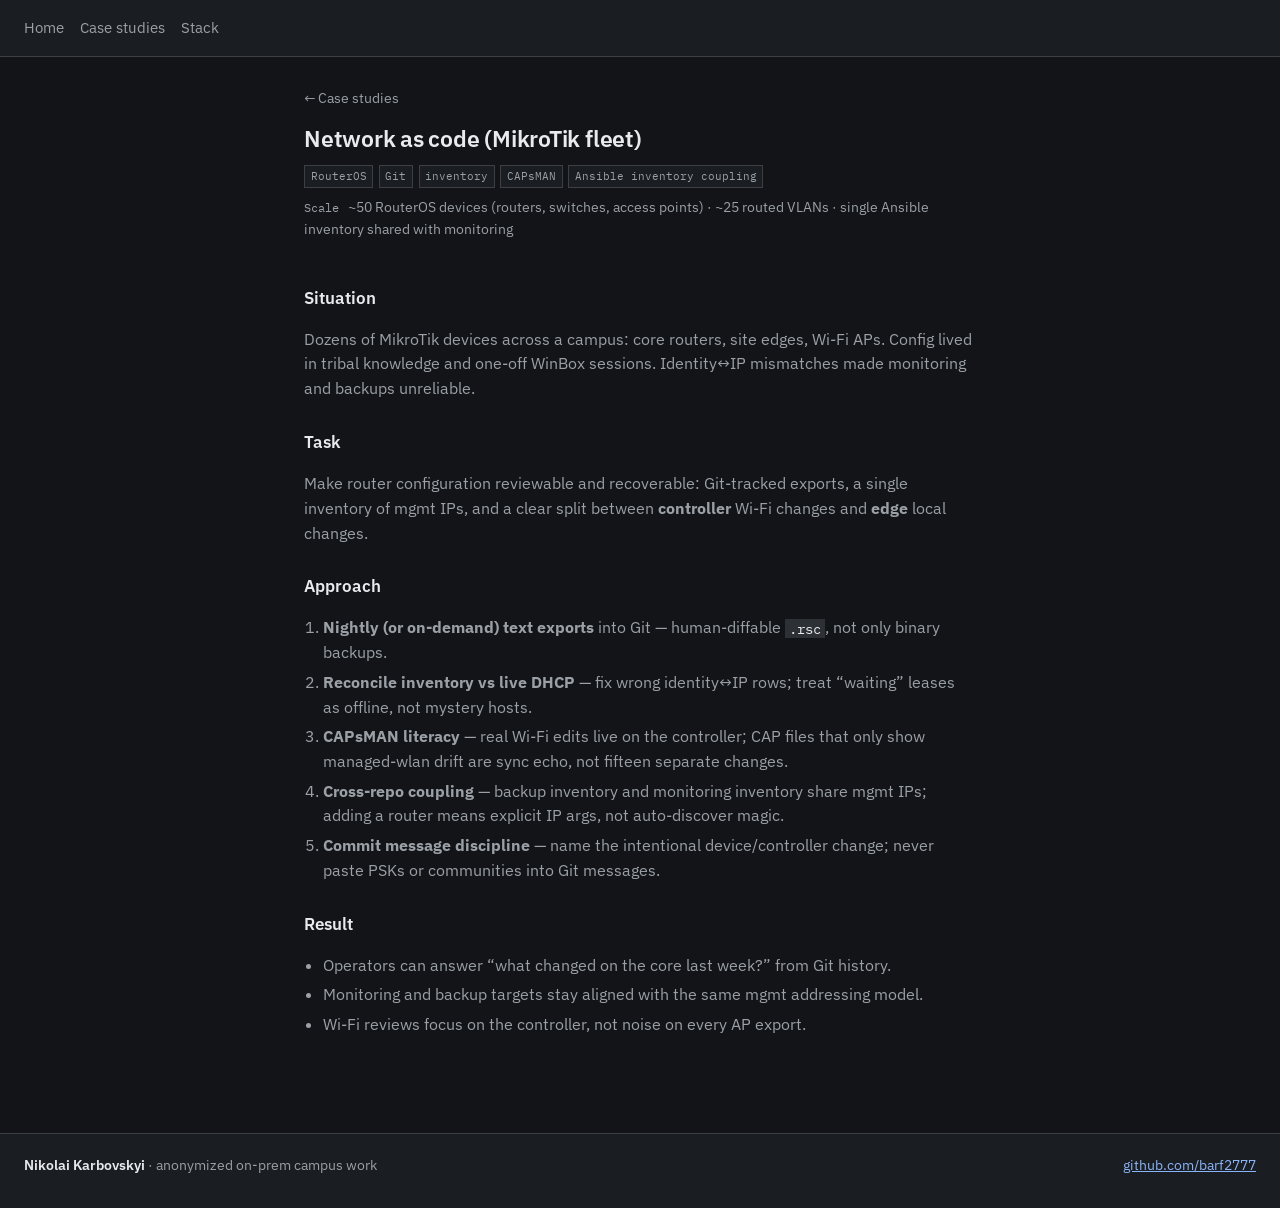
<file: work/network-as-code.html>
<!DOCTYPE html>
<html lang="en">
<head>
  <meta charset="utf-8" />
  <meta name="viewport" content="width=device-width, initial-scale=1" />
  <title>Network as code (MikroTik fleet) — Nikolai Karbovskyi</title>
  <meta name="description" content="Git-tracked RouterOS exports and inventory that matches live DHCP." />
  <link rel="preconnect" href="https://fonts.googleapis.com" />
  <link rel="preconnect" href="https://fonts.gstatic.com" crossorigin />
  <link href="https://fonts.googleapis.com/css2?family=IBM+Plex+Mono:wght@400;500&family=IBM+Plex+Sans:wght@400;500;600&display=swap" rel="stylesheet" />
  <link rel="stylesheet" href="../assets/styles.css" />
</head>
<body>
  <a class="skip" href="#main">Skip to content</a>
  <nav class="site-nav" aria-label="Primary">
    <ul class="nav-links">
      <li><a href="../index.html">Home</a></li>
      <li><a href="../index.html#work">Case studies</a></li>
      <li><a href="../index.html#stack">Stack</a></li>
    </ul>
  </nav>
  <header class="case-hero" id="main">
    <a class="back" href="../index.html#work">← Case studies</a>
    <h1>Network as code (MikroTik fleet)</h1>
    <div class="case-meta"><span class="tag">RouterOS</span><span class="tag">Git</span><span class="tag">inventory</span><span class="tag">CAPsMAN</span><span class="tag">Ansible inventory coupling</span></div>
    <p class="case-scale"><span>Scale</span> ~50 RouterOS devices (routers, switches, access points) · ~25 routed VLANs · single Ansible inventory shared with monitoring</p>
  </header>
  <article class="case-body">
<h2>Situation</h2>
<p>Dozens of MikroTik devices across a campus: core routers, site edges, Wi‑Fi APs. Config lived in tribal knowledge and one-off WinBox sessions. Identity↔IP mismatches made monitoring and backups unreliable.</p>
<h2>Task</h2>
<p>Make router configuration reviewable and recoverable: Git-tracked exports, a single inventory of mgmt IPs, and a clear split between <strong>controller</strong> Wi‑Fi changes and <strong>edge</strong> local changes.</p>
<h2>Approach</h2>
<ol>
<li><strong>Nightly (or on-demand) text exports</strong> into Git — human-diffable <code>.rsc</code>, not only binary backups.</li>
<li><strong>Reconcile inventory vs live DHCP</strong> — fix wrong identity↔IP rows; treat “waiting” leases as offline, not mystery hosts.</li>
<li><strong>CAPsMAN literacy</strong> — real Wi‑Fi edits live on the controller; CAP files that only show managed-wlan drift are sync echo, not fifteen separate changes.</li>
<li><strong>Cross-repo coupling</strong> — backup inventory and monitoring inventory share mgmt IPs; adding a router means explicit IP args, not auto-discover magic.</li>
<li><strong>Commit message discipline</strong> — name the intentional device/controller change; never paste PSKs or communities into Git messages.</li>
</ol>
<h2>Result</h2>
<ul>
<li>Operators can answer “what changed on the core last week?” from Git history.</li>
<li>Monitoring and backup targets stay aligned with the same mgmt addressing model.</li>
<li>Wi‑Fi reviews focus on the controller, not noise on every AP export.</li>
</ul>
  </article>
  <footer class="site-footer">
    <div><strong>Nikolai Karbovskyi</strong> · anonymized on-prem campus work</div>
    <div><a href="https://github.com/barf2777">github.com/barf2777</a></div>
  </footer>
</body>
</html>
</file>
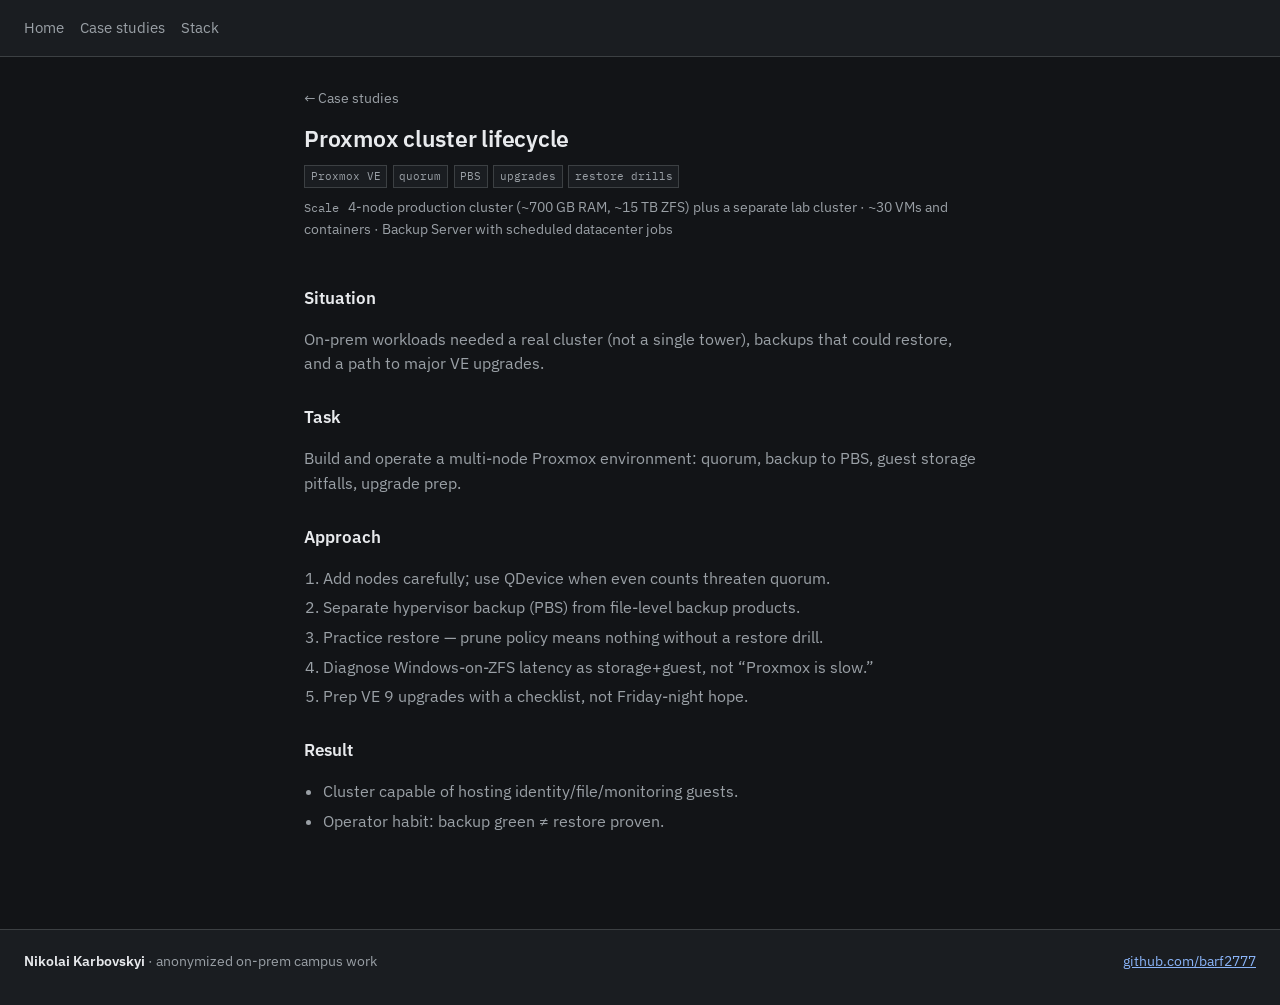
<file: work/proxmox-cluster-lifecycle.html>
<!DOCTYPE html>
<html lang="en">
<head>
  <meta charset="utf-8" />
  <meta name="viewport" content="width=device-width, initial-scale=1" />
  <title>Proxmox cluster lifecycle — Nikolai Karbovskyi</title>
  <meta name="description" content="Quorum, PBS restores, and upgrade discipline on bare metal." />
  <link rel="preconnect" href="https://fonts.googleapis.com" />
  <link rel="preconnect" href="https://fonts.gstatic.com" crossorigin />
  <link href="https://fonts.googleapis.com/css2?family=IBM+Plex+Mono:wght@400;500&family=IBM+Plex+Sans:wght@400;500;600&display=swap" rel="stylesheet" />
  <link rel="stylesheet" href="../assets/styles.css" />
</head>
<body>
  <a class="skip" href="#main">Skip to content</a>
  <nav class="site-nav" aria-label="Primary">
    <ul class="nav-links">
      <li><a href="../index.html">Home</a></li>
      <li><a href="../index.html#work">Case studies</a></li>
      <li><a href="../index.html#stack">Stack</a></li>
    </ul>
  </nav>
  <header class="case-hero" id="main">
    <a class="back" href="../index.html#work">← Case studies</a>
    <h1>Proxmox cluster lifecycle</h1>
    <div class="case-meta"><span class="tag">Proxmox VE</span><span class="tag">quorum</span><span class="tag">PBS</span><span class="tag">upgrades</span><span class="tag">restore drills</span></div>
    <p class="case-scale"><span>Scale</span> 4-node production cluster (~700 GB RAM, ~15 TB ZFS) plus a separate lab cluster · ~30 VMs and containers · Backup Server with scheduled datacenter jobs</p>
  </header>
  <article class="case-body">
<h2>Situation</h2>
<p>On-prem workloads needed a real cluster (not a single tower), backups that could restore, and a path to major VE upgrades.</p>
<h2>Task</h2>
<p>Build and operate a multi-node Proxmox environment: quorum, backup to PBS, guest storage pitfalls, upgrade prep.</p>
<h2>Approach</h2>
<ol>
<li>Add nodes carefully; use QDevice when even counts threaten quorum.</li>
<li>Separate hypervisor backup (PBS) from file-level backup products.</li>
<li>Practice restore — prune policy means nothing without a restore drill.</li>
<li>Diagnose Windows-on-ZFS latency as storage+guest, not “Proxmox is slow.”</li>
<li>Prep VE 9 upgrades with a checklist, not Friday-night hope.</li>
</ol>
<h2>Result</h2>
<ul>
<li>Cluster capable of hosting identity/file/monitoring guests.</li>
<li>Operator habit: backup green ≠ restore proven.</li>
</ul>
  </article>
  <footer class="site-footer">
    <div><strong>Nikolai Karbovskyi</strong> · anonymized on-prem campus work</div>
    <div><a href="https://github.com/barf2777">github.com/barf2777</a></div>
  </footer>
</body>
</html>
</file>
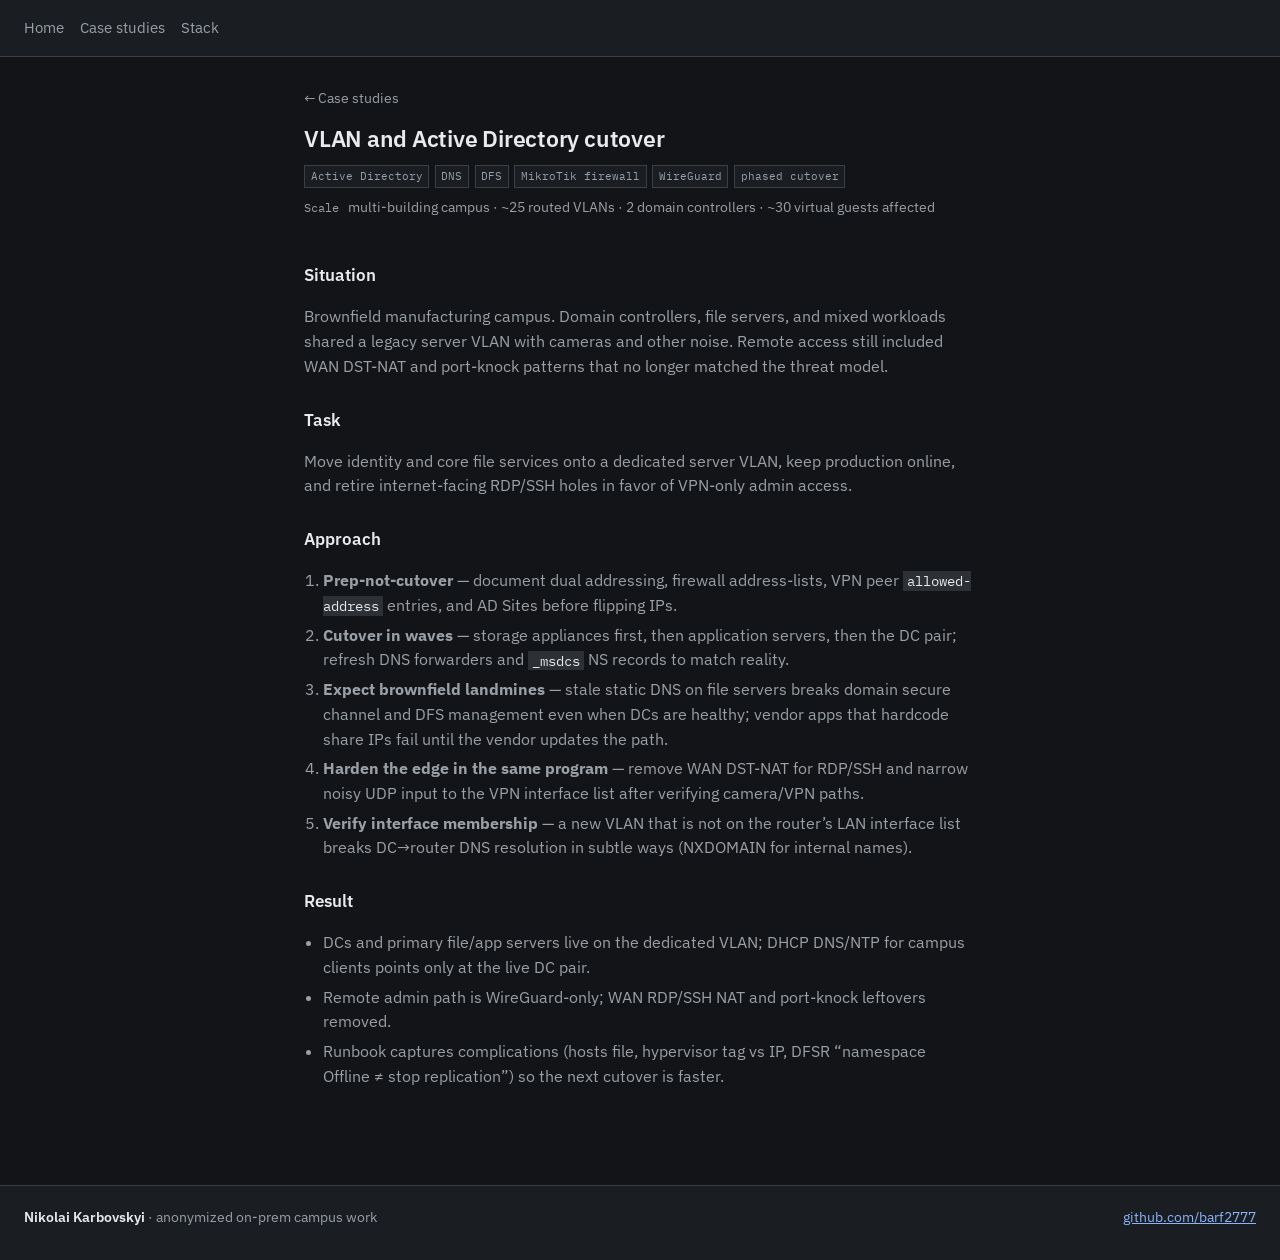
<file: work/vlan-ad-cutover.html>
<!DOCTYPE html>
<html lang="en">
<head>
  <meta charset="utf-8" />
  <meta name="viewport" content="width=device-width, initial-scale=1" />
  <title>VLAN and Active Directory cutover — Nikolai Karbovskyi</title>
  <meta name="description" content="Move identity and file services onto a dedicated VLAN; VPN-only admin." />
  <link rel="preconnect" href="https://fonts.googleapis.com" />
  <link rel="preconnect" href="https://fonts.gstatic.com" crossorigin />
  <link href="https://fonts.googleapis.com/css2?family=IBM+Plex+Mono:wght@400;500&family=IBM+Plex+Sans:wght@400;500;600&display=swap" rel="stylesheet" />
  <link rel="stylesheet" href="../assets/styles.css" />
</head>
<body>
  <a class="skip" href="#main">Skip to content</a>
  <nav class="site-nav" aria-label="Primary">
    <ul class="nav-links">
      <li><a href="../index.html">Home</a></li>
      <li><a href="../index.html#work">Case studies</a></li>
      <li><a href="../index.html#stack">Stack</a></li>
    </ul>
  </nav>
  <header class="case-hero" id="main">
    <a class="back" href="../index.html#work">← Case studies</a>
    <h1>VLAN and Active Directory cutover</h1>
    <div class="case-meta"><span class="tag">Active Directory</span><span class="tag">DNS</span><span class="tag">DFS</span><span class="tag">MikroTik firewall</span><span class="tag">WireGuard</span><span class="tag">phased cutover</span></div>
    <p class="case-scale"><span>Scale</span> multi-building campus · ~25 routed VLANs · 2 domain controllers · ~30 virtual guests affected</p>
  </header>
  <article class="case-body">
<h2>Situation</h2>
<p>Brownfield manufacturing campus. Domain controllers, file servers, and mixed workloads shared a legacy server VLAN with cameras and other noise. Remote access still included WAN DST-NAT and port-knock patterns that no longer matched the threat model.</p>
<h2>Task</h2>
<p>Move identity and core file services onto a dedicated server VLAN, keep production online, and retire internet-facing RDP/SSH holes in favor of VPN-only admin access.</p>
<h2>Approach</h2>
<ol>
<li><strong>Prep-not-cutover</strong> — document dual addressing, firewall address-lists, VPN peer <code>allowed-address</code> entries, and AD Sites before flipping IPs.</li>
<li><strong>Cutover in waves</strong> — storage appliances first, then application servers, then the DC pair; refresh DNS forwarders and <code>_msdcs</code> NS records to match reality.</li>
<li><strong>Expect brownfield landmines</strong> — stale static DNS on file servers breaks domain secure channel and DFS management even when DCs are healthy; vendor apps that hardcode share IPs fail until the vendor updates the path.</li>
<li><strong>Harden the edge in the same program</strong> — remove WAN DST-NAT for RDP/SSH and narrow noisy UDP input to the VPN interface list after verifying camera/VPN paths.</li>
<li><strong>Verify interface membership</strong> — a new VLAN that is not on the router’s LAN interface list breaks DC→router DNS resolution in subtle ways (NXDOMAIN for internal names).</li>
</ol>
<h2>Result</h2>
<ul>
<li>DCs and primary file/app servers live on the dedicated VLAN; DHCP DNS/NTP for campus clients points only at the live DC pair.</li>
<li>Remote admin path is WireGuard-only; WAN RDP/SSH NAT and port-knock leftovers removed.</li>
<li>Runbook captures complications (hosts file, hypervisor tag vs IP, DFSR “namespace Offline ≠ stop replication”) so the next cutover is faster.</li>
</ul>
  </article>
  <footer class="site-footer">
    <div><strong>Nikolai Karbovskyi</strong> · anonymized on-prem campus work</div>
    <div><a href="https://github.com/barf2777">github.com/barf2777</a></div>
  </footer>
</body>
</html>
</file>
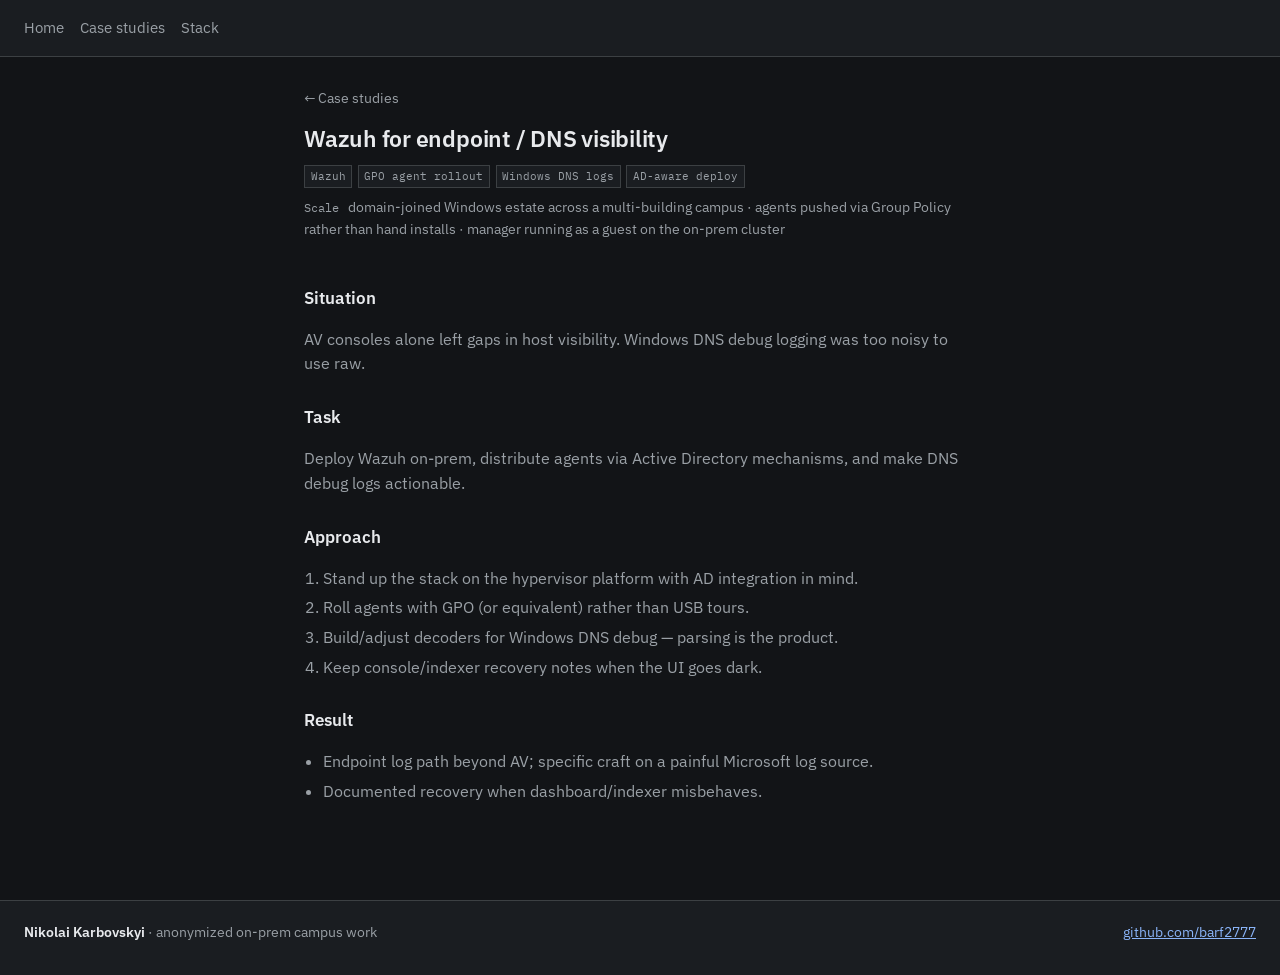
<file: work/wazuh-endpoint-visibility.html>
<!DOCTYPE html>
<html lang="en">
<head>
  <meta charset="utf-8" />
  <meta name="viewport" content="width=device-width, initial-scale=1" />
  <title>Wazuh for endpoint / DNS visibility — Nikolai Karbovskyi</title>
  <meta name="description" content="Agents via AD/GPO; DNS debug logs made usable." />
  <link rel="preconnect" href="https://fonts.googleapis.com" />
  <link rel="preconnect" href="https://fonts.gstatic.com" crossorigin />
  <link href="https://fonts.googleapis.com/css2?family=IBM+Plex+Mono:wght@400;500&family=IBM+Plex+Sans:wght@400;500;600&display=swap" rel="stylesheet" />
  <link rel="stylesheet" href="../assets/styles.css" />
</head>
<body>
  <a class="skip" href="#main">Skip to content</a>
  <nav class="site-nav" aria-label="Primary">
    <ul class="nav-links">
      <li><a href="../index.html">Home</a></li>
      <li><a href="../index.html#work">Case studies</a></li>
      <li><a href="../index.html#stack">Stack</a></li>
    </ul>
  </nav>
  <header class="case-hero" id="main">
    <a class="back" href="../index.html#work">← Case studies</a>
    <h1>Wazuh for endpoint / DNS visibility</h1>
    <div class="case-meta"><span class="tag">Wazuh</span><span class="tag">GPO agent rollout</span><span class="tag">Windows DNS logs</span><span class="tag">AD-aware deploy</span></div>
    <p class="case-scale"><span>Scale</span> domain-joined Windows estate across a multi-building campus · agents pushed via Group Policy rather than hand installs · manager running as a guest on the on-prem cluster</p>
  </header>
  <article class="case-body">
<h2>Situation</h2>
<p>AV consoles alone left gaps in host visibility. Windows DNS debug logging was too noisy to use raw.</p>
<h2>Task</h2>
<p>Deploy Wazuh on-prem, distribute agents via Active Directory mechanisms, and make DNS debug logs actionable.</p>
<h2>Approach</h2>
<ol>
<li>Stand up the stack on the hypervisor platform with AD integration in mind.</li>
<li>Roll agents with GPO (or equivalent) rather than USB tours.</li>
<li>Build/adjust decoders for Windows DNS debug — parsing is the product.</li>
<li>Keep console/indexer recovery notes when the UI goes dark.</li>
</ol>
<h2>Result</h2>
<ul>
<li>Endpoint log path beyond AV; specific craft on a painful Microsoft log source.</li>
<li>Documented recovery when dashboard/indexer misbehaves.</li>
</ul>
  </article>
  <footer class="site-footer">
    <div><strong>Nikolai Karbovskyi</strong> · anonymized on-prem campus work</div>
    <div><a href="https://github.com/barf2777">github.com/barf2777</a></div>
  </footer>
</body>
</html>
</file>
<file: assets/styles.css>
/* Plain engineer portfolio — dark */
:root {
  --ink: #e8eaed;
  --muted: #9aa0a6;
  --line: #3c4043;
  --bg: #121417;
  --surface: #1a1d21;
  --link: #8ab4f8;
  --code-bg: #2d3136;
  --max: 42rem;
  --font: "IBM Plex Sans", "Segoe UI", system-ui, sans-serif;
  --mono: "IBM Plex Mono", ui-monospace, monospace;
}

*,
*::before,
*::after {
  box-sizing: border-box;
}

html {
  scroll-behavior: smooth;
  color-scheme: dark;
}

body {
  margin: 0;
  color: var(--ink);
  font-family: var(--font);
  font-size: 1rem;
  line-height: 1.55;
  background: var(--bg);
}

a {
  color: var(--link);
}

a:hover {
  text-decoration-thickness: 2px;
}

.skip {
  position: absolute;
  left: -999px;
  top: 0;
  background: var(--ink);
  color: var(--bg);
  padding: 0.5rem 1rem;
  z-index: 100;
}

.skip:focus {
  left: 1rem;
  top: 1rem;
}

.site-nav {
  display: flex;
  flex-wrap: wrap;
  gap: 0.75rem 1.5rem;
  align-items: baseline;
  justify-content: space-between;
  padding: 1rem clamp(1rem, 3vw, 1.5rem);
  border-bottom: 1px solid var(--line);
  background: var(--surface);
}

.nav-links {
  display: flex;
  gap: 1rem;
  list-style: none;
  margin: 0;
  padding: 0;
  font-size: 0.95rem;
}

.nav-links a {
  color: var(--muted);
  text-decoration: none;
}

.nav-links a:hover {
  color: var(--ink);
  text-decoration: underline;
}

.page {
  width: min(100% - 2rem, var(--max));
  margin: 0 auto;
  padding: 2rem 0 3rem;
}

.page-header h1 {
  font-size: 1.5rem;
  font-weight: 600;
  margin: 0 0 0.5rem;
  letter-spacing: -0.01em;
}

.page-header p {
  margin: 0 0 1.25rem;
  color: var(--muted);
  max-width: 42ch;
}

.meta-line {
  margin: 0 0 2rem;
  font-size: 0.9rem;
  color: var(--muted);
}

.figures {
  margin: 0 0 2rem;
  padding: 0;
  list-style: none;
  font-size: 0.95rem;
  color: var(--muted);
}

.figures li {
  margin: 0.25rem 0;
}

.figures strong {
  color: var(--ink);
  font-weight: 600;
  font-variant-numeric: tabular-nums;
}

.section {
  margin: 2rem 0;
}

.section h2 {
  font-size: 1.15rem;
  font-weight: 600;
  margin: 0 0 0.75rem;
  padding-bottom: 0.35rem;
  border-bottom: 1px solid var(--line);
}

.section > p {
  color: var(--muted);
  font-size: 0.95rem;
  margin: 0 0 1rem;
}

.work-list {
  list-style: none;
  margin: 0;
  padding: 0;
}

.work-list li {
  border-top: 1px solid var(--line);
}

.work-list li:last-child {
  border-bottom: 1px solid var(--line);
}

.work-list a {
  display: block;
  padding: 0.85rem 0;
  text-decoration: none;
  color: inherit;
}

.work-list a:hover .work-title {
  color: var(--link);
  text-decoration: underline;
}

.work-title {
  font-weight: 600;
  font-size: 1.02rem;
}

.work-blurb {
  margin: 0.2rem 0 0;
  color: var(--muted);
  font-size: 0.92rem;
}

.work-tags {
  display: flex;
  flex-wrap: wrap;
  gap: 0.35rem;
  margin-top: 0.4rem;
}

.tag {
  font-family: var(--mono);
  font-size: 0.7rem;
  color: var(--muted);
  border: 1px solid var(--line);
  padding: 0.1rem 0.35rem;
  background: var(--surface);
}

.stack {
  display: flex;
  flex-wrap: wrap;
  gap: 0.35rem 0.5rem;
  margin: 0;
  padding: 0;
  list-style: none;
}

.stack li {
  font-family: var(--mono);
  font-size: 0.78rem;
  padding: 0.3rem 0.5rem;
  border: 1px solid var(--line);
  background: var(--surface);
  color: var(--muted);
}

.site-footer {
  border-top: 1px solid var(--line);
  margin-top: 2rem;
  padding: 1.25rem clamp(1rem, 3vw, 1.5rem) 2rem;
  display: flex;
  flex-wrap: wrap;
  gap: 0.75rem 1.5rem;
  justify-content: space-between;
  color: var(--muted);
  font-size: 0.9rem;
  background: var(--surface);
}

.site-footer strong {
  color: var(--ink);
  font-weight: 600;
}

.case-hero {
  width: min(100% - 2rem, var(--max));
  margin: 0 auto;
  padding: 1.75rem 0 1rem;
}

.case-hero .back {
  font-size: 0.9rem;
  color: var(--muted);
  text-decoration: none;
}

.case-hero .back:hover {
  color: var(--link);
  text-decoration: underline;
}

.case-hero h1 {
  font-size: 1.45rem;
  font-weight: 600;
  margin: 0.75rem 0 0.5rem;
  letter-spacing: -0.01em;
}

.case-meta {
  display: flex;
  flex-wrap: wrap;
  gap: 0.35rem;
  margin: 0 0 0.5rem;
}

.case-scale {
  margin: 0.5rem 0 0;
  font-size: 0.9rem;
  color: var(--muted);
}

.case-scale span {
  font-family: var(--mono);
  font-size: 0.75rem;
  color: var(--muted);
  margin-right: 0.35rem;
}

.case-body {
  width: min(100% - 2rem, var(--max));
  margin: 0 auto;
  padding-bottom: 3rem;
}

.case-body h2 {
  font-size: 1.05rem;
  font-weight: 600;
  margin: 1.75rem 0 0.5rem;
  color: var(--ink);
}

.case-body p,
.case-body li {
  color: var(--muted);
}

.case-body ul,
.case-body ol {
  padding-left: 1.2rem;
}

.case-body li + li {
  margin-top: 0.3rem;
}

.case-body code {
  font-family: var(--mono);
  font-size: 0.88em;
  background: var(--code-bg);
  color: var(--ink);
  padding: 0.05rem 0.25rem;
}

.reveal {
  opacity: 1;
  transform: none;
}
</file>
